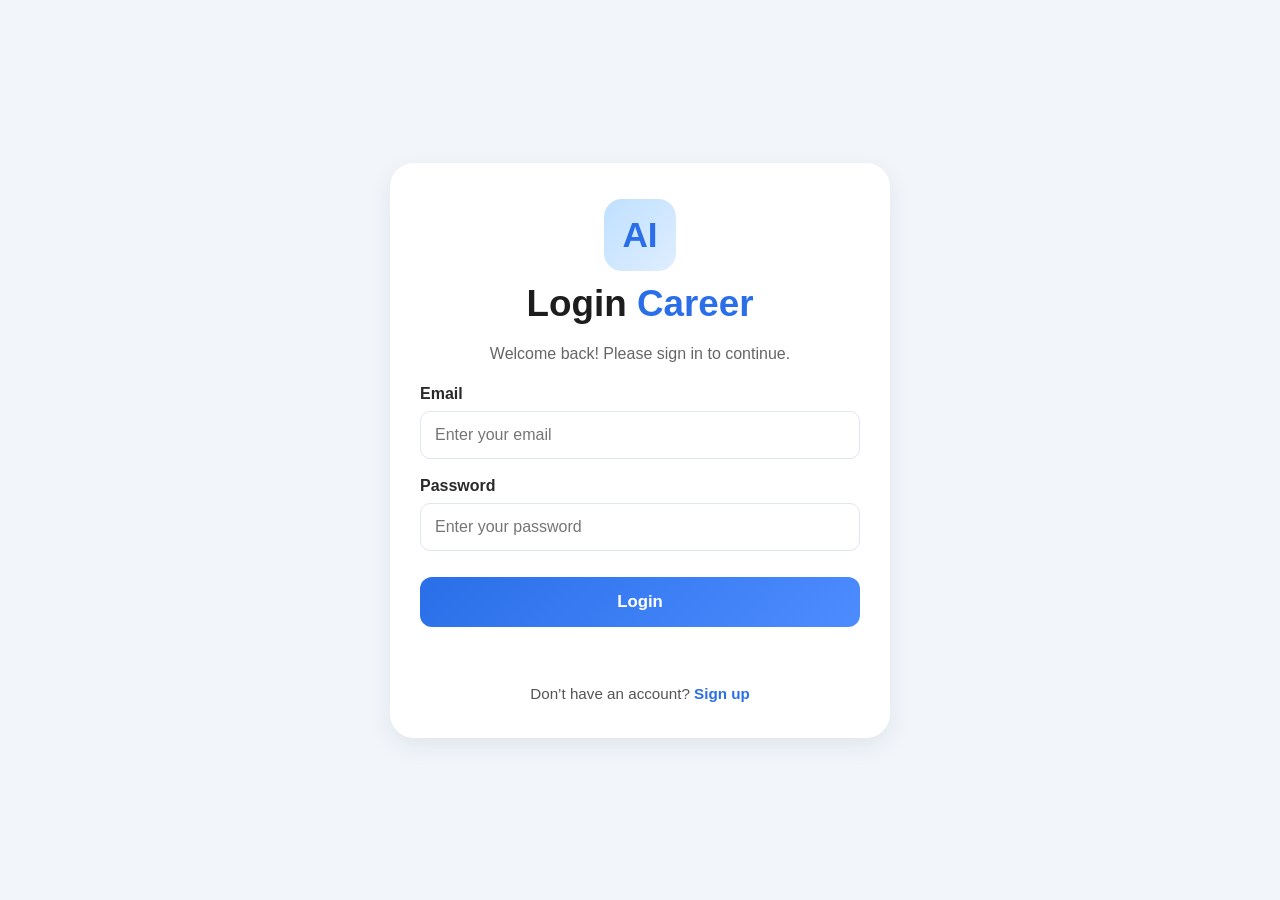
<file: frontend/html/index.html>
<!DOCTYPE html>
<html lang="en">
<head>
  <meta charset="UTF-8" />
  <meta name="viewport" content="width=device-width, initial-scale=1.0" />
  <title>Upload Resume</title>
  <link rel="stylesheet" href="../css/index.css" />
</head>
<body>
  <div class="page">
    <div class="upload-box">
      <div class="topbar">
        <div class="brand">AI <span>Career</span></div>
        <nav class="nav">
          <a href="dashboard.html">Dashboard</a>
          <a href="job-match.html">Job Match</a>
          <a href="ask-cv.html">Ask my CV</a>
          <button class="logout">Logout</button>
        </nav>
      </div>

      <h1 class="upload-title">Upload Resume</h1>
      <p class="subtitle">Select a PDF resume up to 5 MB for analysis.</p>

      <form id="resumeForm">
        <div class="form-row">
          <label for="resumeFile">PDF File:</label>
          <div class="input-file">
            <input type="file" id="resumeFile" accept=".pdf,application/pdf" />
          </div>
        </div>

        <div class="btn-row">
          <button type="submit" class="btn-upload">Upload</button>
        </div>
      </form>

      <div id="message" class="message"></div>
      <section id="analysisResult" class="analysis-result" hidden aria-live="polite">
        <h2>Resume analysis</h2>
        <dl id="analysisDetails"></dl>
      </section>
    </div>
  </div>

  <script src="../js/api.js"></script>
  <script src="../js/index.js"></script>
</body>
</html>
</file>
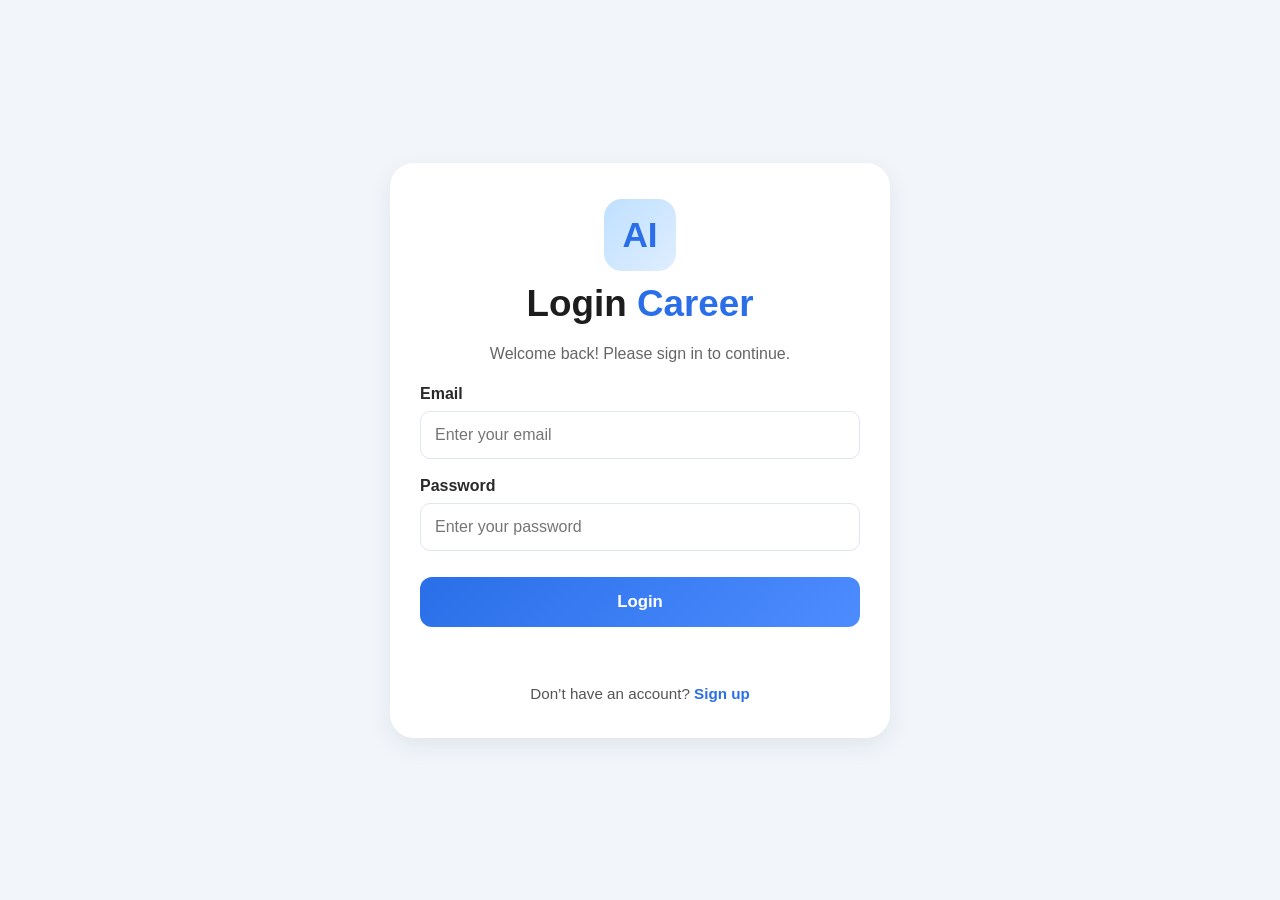
<file: frontend/html/ask-cv.html>
<!DOCTYPE html>
<html lang="en">
<head>
  <meta charset="UTF-8" />
  <meta name="viewport" content="width=device-width, initial-scale=1.0" />
  <title>Ask my CV</title>
  <link rel="stylesheet" href="../css/dashboard.css" />
</head>
<body>
  <div class="page">
    <header class="topbar">
      <div class="brand">AI <span class="accent">Career</span></div>
      <nav class="nav">
        <a href="dashboard.html">Dashboard</a>
        <a href="index.html">Upload</a>
        <a href="job-match.html">Job Match</a>
        <a href="ask-cv.html">Ask my CV</a>
        <button class="logout">Logout</button>
      </nav>
    </header>

    <main class="content-section tool-page">
      <p class="eyebrow">Resume assistant</p>
      <h1>Ask my CV</h1>
      <p class="page-intro">Ask a question and get an answer based only on your selected resume.</p>
      <form id="questionForm" class="tool-form">
        <label for="resumeChoice">Resume</label>
        <select id="resumeChoice" required>
          <option value="">Loading resumes...</option>
        </select>
        <label for="question">Question</label>
        <input id="question" minlength="3" maxlength="1000" placeholder="What experience do I have with project management?" required />
        <button class="btn primary" type="submit">Ask question</button>
      </form>
      <p id="questionMessage" class="notice" role="status" aria-live="polite"></p>
      <section id="answerPanel" class="chat-panel" hidden aria-live="polite">
        <div class="chat-message user-message"><strong>Your question</strong><p id="askedQuestion"></p></div>
        <div class="chat-message answer-message"><strong>Resume assistant</strong><p id="answer"></p></div>
        <div id="sourcesPanel" hidden>
          <h3>Sources from your resume</h3>
          <ul id="sources"></ul>
        </div>
      </section>
    </main>
  </div>
  <script src="../js/api.js"></script>
  <script src="../js/ask-cv.js"></script>
</body>
</html>
</file>
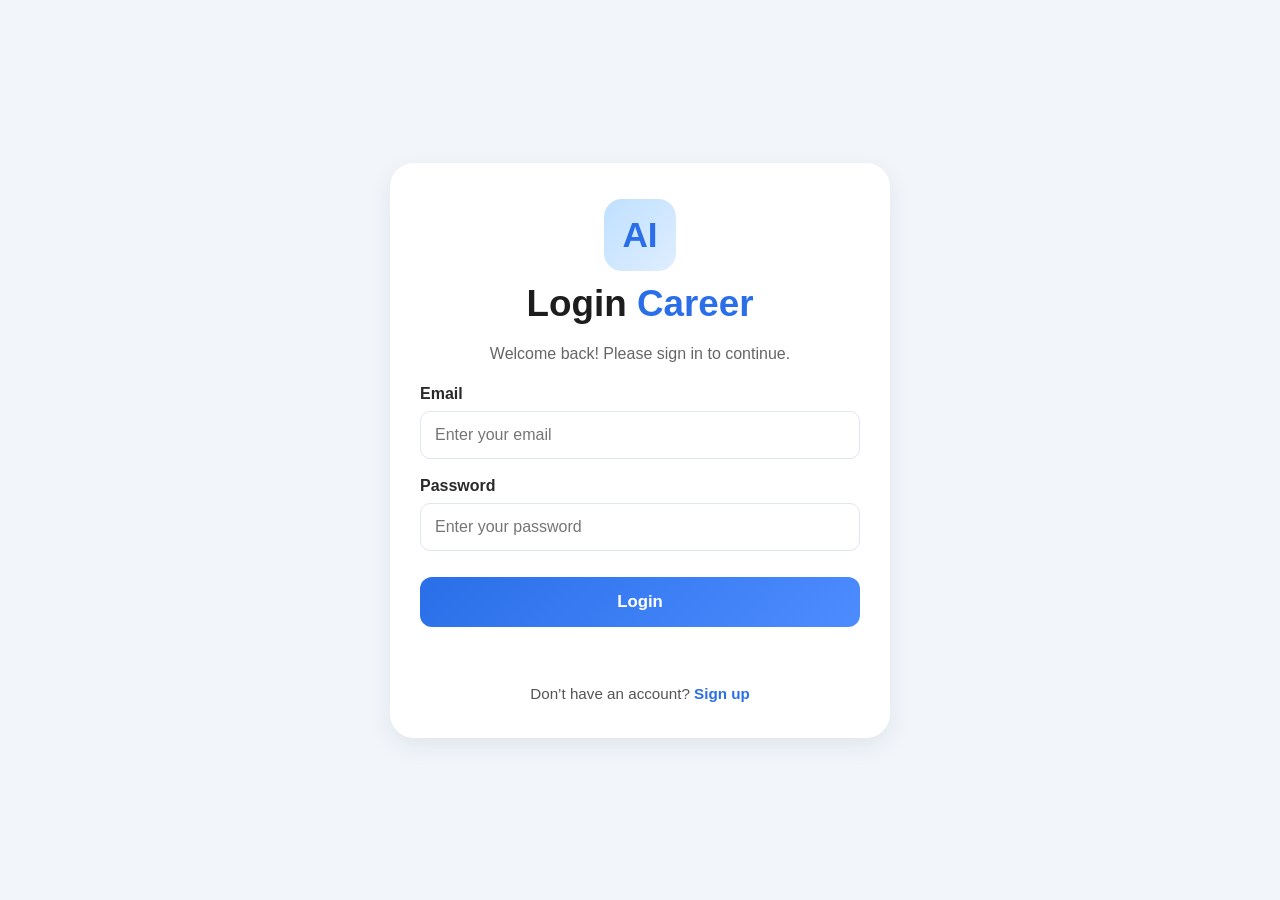
<file: frontend/html/dashboard.html>
<!DOCTYPE html>
<html lang="en">
<head>
  <meta charset="UTF-8" />
  <meta name="viewport" content="width=device-width, initial-scale=1.0" />
  <title>Career Dashboard</title>
  <link rel="stylesheet" href="../css/dashboard.css" />
</head>
<body>
  <div class="page">
    <header class="topbar">
      <div class="brand">AI <span class="accent">Career</span></div>
      <nav class="nav">
        <a href="dashboard.html">Dashboard</a>
        <a href="index.html">Upload</a>
        <a href="job-match.html">Job Match</a>
        <a href="ask-cv.html">Ask my CV</a>
        <button class="logout">Logout</button>
      </nav>
    </header>

    <section class="hero">
      <div>
        <h1>Build your <span class="blue">future</span> with AI guidance.</h1>
        <p>
          Analyze CVs, match job opportunities, and discover the right next career move with smart recommendations.
        </p>
        <div class="welcome-box">
          <strong>Welcome:</strong> <span id="userEmail">User</span>
        </div>
        <div class="hero-actions">
          <button class="btn primary">Upload Resume</button>
        </div>
      </div>

      <div class="stats-box">
        <div class="mini-chart" aria-label="Performance chart">
          <div class="bar"></div>
          <div class="bar"></div>
          <div class="bar"></div>
          <div class="bar"></div>
          <div class="bar"></div>
        </div>
      </div>
    </section>

    <section class="cards">
      <article class="card">
        <h3>Job Recommendations</h3>
        <p class="metric" id="careerMatches">No recommendations stored</p>
        <div class="small" id="careerMatchesNote">Career advice is not available from the backend yet.</div>
      </article>

      <article class="card">
        <h3>Resume Score</h3>
        <p class="metric" id="resumeScore">0/100</p>
        <div class="small">Based on resume completeness</div>
      </article>

      <article class="card">
        <h3>AI Insights</h3>
        <ul class="feature-list" id="insightList">
          <li>No insights available yet</li>
        </ul>
      </article>

      <article class="card">
        <h3>Total Resumes</h3>
        <p class="metric" id="totalResumes">0</p>
        <div class="small">Uploaded and analyzed CVs</div>
      </article>
    </section>

    <section class="content-section" aria-labelledby="resumeHeading">
      <div class="section-heading">
        <div>
          <p class="eyebrow">Your library</p>
          <h2 id="resumeHeading">Resumes</h2>
        </div>
        <a class="btn secondary" href="index.html">Upload a resume</a>
      </div>
      <p id="dashboardMessage" class="notice" role="status" aria-live="polite"></p>
      <div id="resumeList" class="resume-list"></div>
      <div id="emptyResumes" class="empty-state" hidden>
        <h3>No resumes yet</h3>
        <p>Upload your first one to start analysing your career profile.</p>
        <a class="btn primary" href="index.html">Upload your first resume</a>
      </div>
    </section>

    <section class="content-section" aria-labelledby="analysisHeading">
      <div class="section-heading">
        <div>
          <p class="eyebrow">Latest insight</p>
          <h2 id="analysisHeading">Resume analysis</h2>
        </div>
      </div>
      <div id="analysisNotice" class="notice" role="status" aria-live="polite"></div>
      <div id="analysisPanel" class="analysis-panel" hidden>
        <h3 id="analysisName"></h3>
        <div class="analysis-grid">
          <div><strong>Skills</strong><div id="analysisSkills" class="chip-list"></div></div>
          <div><strong>Education</strong><div id="analysisEducation"></div></div>
          <div><strong>Experience</strong><div id="analysisExperience"></div></div>
          <div class="analysis-summary"><strong>Summary</strong><p id="analysisSummary"></p></div>
        </div>
      </div>
    </section>
  </div>

  <script src="../js/api.js"></script>
  <script src="../js/dashboard.js"></script>
</body>
</html>
</file>
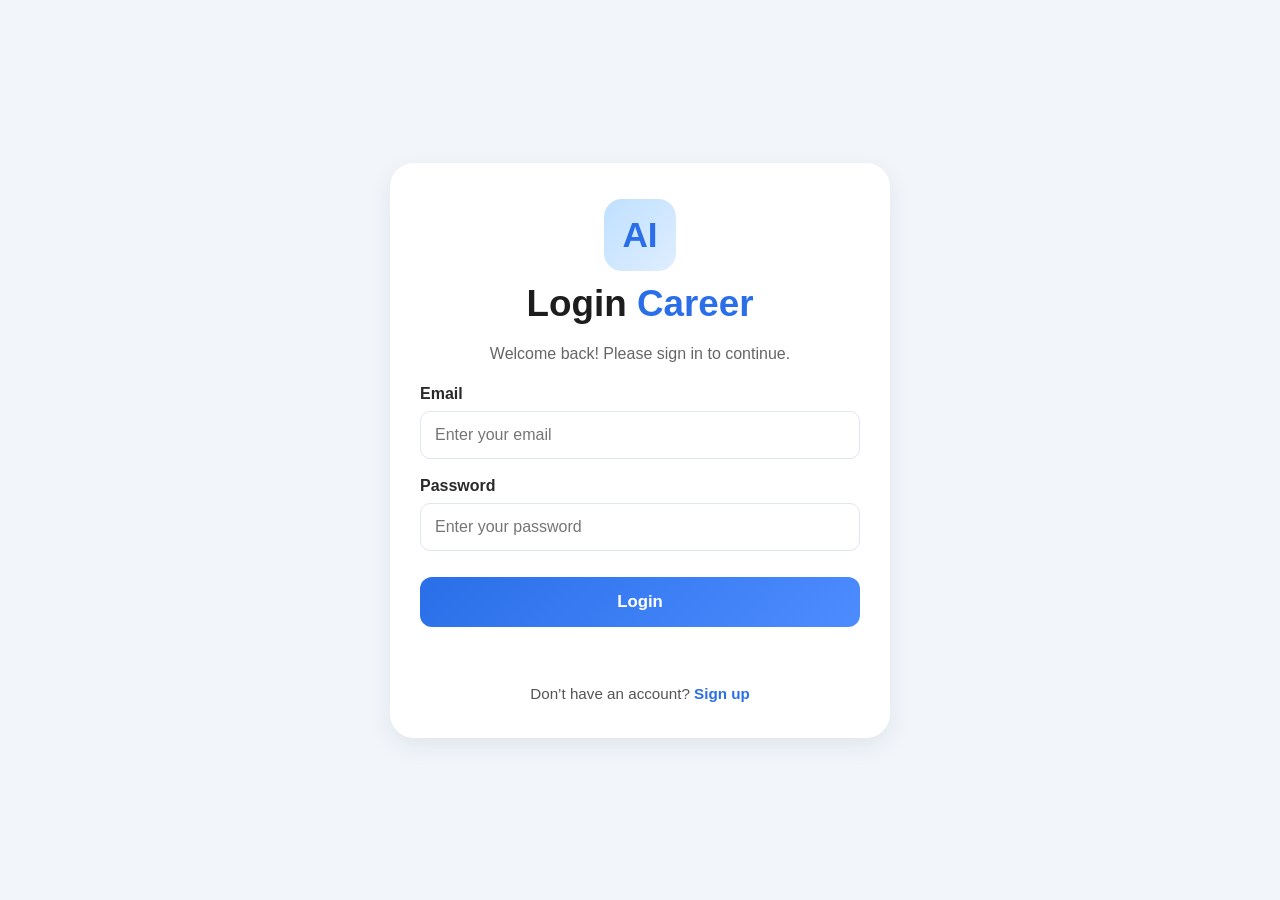
<file: frontend/html/job-match.html>
<!DOCTYPE html>
<html lang="en">
<head>
  <meta charset="UTF-8" />
  <meta name="viewport" content="width=device-width, initial-scale=1.0" />
  <title>Job Match</title>
  <link rel="stylesheet" href="../css/dashboard.css" />
</head>
<body>
  <div class="page">
    <header class="topbar">
      <div class="brand">AI <span class="accent">Career</span></div>
      <nav class="nav">
        <a href="dashboard.html">Dashboard</a>
        <a href="index.html">Upload</a>
        <a href="job-match.html">Job Match</a>
        <a href="ask-cv.html">Ask my CV</a>
        <button class="logout">Logout</button>
      </nav>
    </header>

    <main class="content-section tool-page">
      <p class="eyebrow">Career fit</p>
      <h1>Match your resume to a job</h1>
      <p class="page-intro">Compare one of your uploaded resumes with a job description.</p>
      <form id="matchForm" class="tool-form">
        <label for="resumeChoice">Resume</label>
        <select id="resumeChoice" required>
          <option value="">Loading resumes...</option>
        </select>
        <label for="jobDescription">Job description</label>
        <textarea id="jobDescription" rows="10" minlength="50" maxlength="12000" placeholder="Paste at least 50 characters from the job description here." required></textarea>
        <button class="btn primary" type="submit">Compare resume</button>
      </form>
      <p id="matchMessage" class="notice" role="status" aria-live="polite"></p>
      <section id="matchResult" class="result-panel" hidden aria-live="polite">
        <div class="result-heading">
          <h2>Match result</h2>
          <strong id="matchScore"></strong>
        </div>
        <div class="score-bar" aria-label="Match score"><span id="scoreBar"></span></div>
        <p><strong>Recommendation:</strong> <span id="recommendation"></span></p>
        <div class="result-columns">
          <div><h3>Strengths</h3><ul id="strengths"></ul></div>
          <div><h3>Skill gaps</h3><ul id="skillGaps"></ul></div>
        </div>
        <h3>Explanation</h3>
        <p id="explanation"></p>
      </section>
    </main>
  </div>
  <script src="../js/api.js"></script>
  <script src="../js/job-match.js"></script>
</body>
</html>
</file>
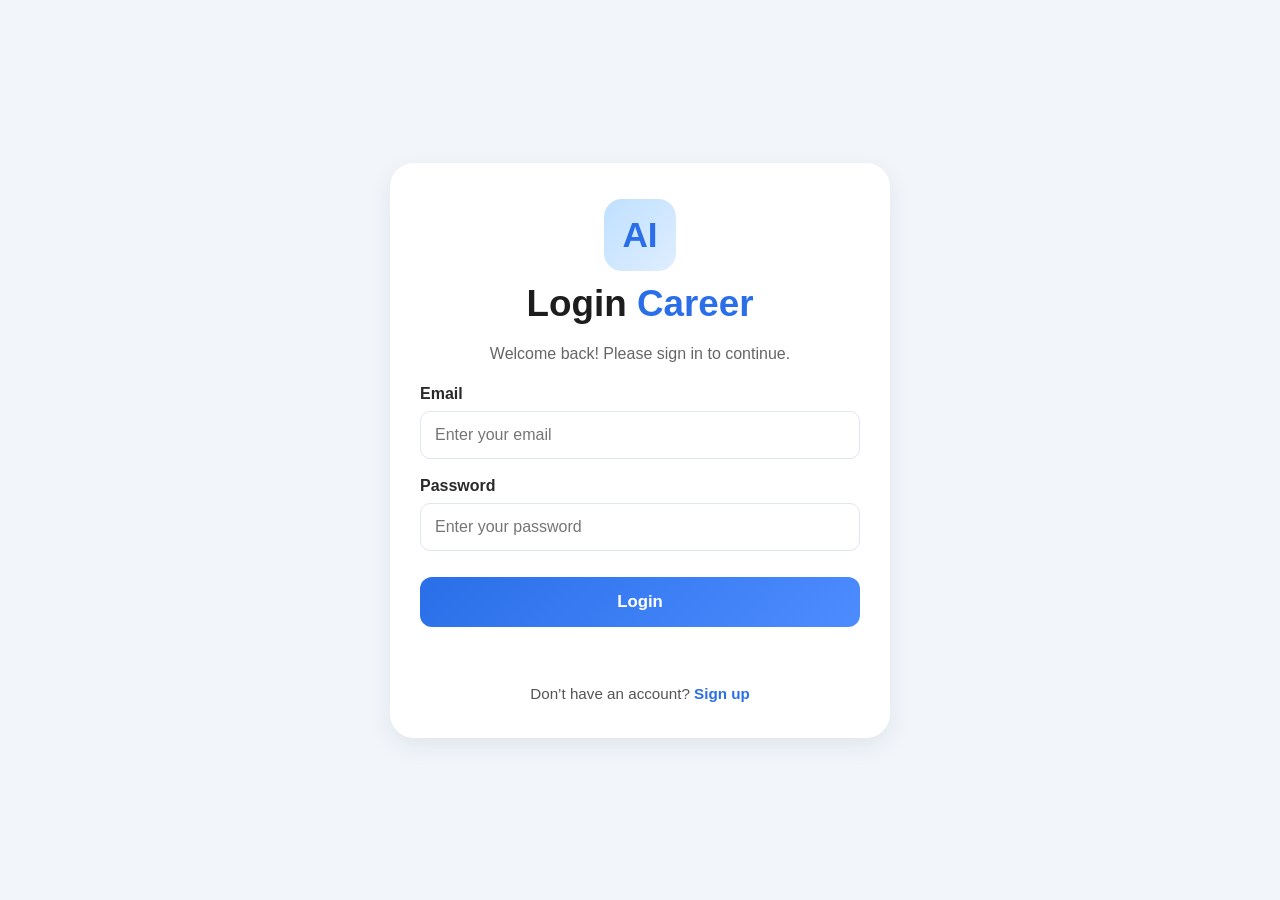
<file: frontend/html/login.html>
<!DOCTYPE html>
<html lang="en">
<head>
  <meta charset="UTF-8" />
  <meta name="viewport" content="width=device-width, initial-scale=1.0" />
  <title>Login</title>
  <link rel="stylesheet" href="../css/login.css" />
</head>
<body>
  <div class="page">
    <div class="login-box">
      <div class="logo">
        <div class="logo-icon">AI</div>
        <h2>Login <span>Career</span></h2>
      </div>

      <p class="subtitle">Welcome back! Please sign in to continue.</p>

      <form id="loginForm">
        <div class="form-group">
          <label for="email">Email</label>
          <input type="email" id="email" name="email" placeholder="Enter your email" required />
        </div>

        <div class="form-group">
          <label for="password">Password</label>
          <input type="password" id="password" name="password" placeholder="Enter your password" required />
        </div>

        <button type="submit" class="btn-login">Login</button>
      </form>
      <p id="message" class="form-message" role="status" aria-live="polite"></p>

      <div class="form-link">
        Don’t have an account? <a href="register.html">Sign up</a>
      </div>
    </div>
  </div>

  <script src="../js/api.js"></script>
  <script src="../js/login.js"></script>
</body>
</html>
</file>
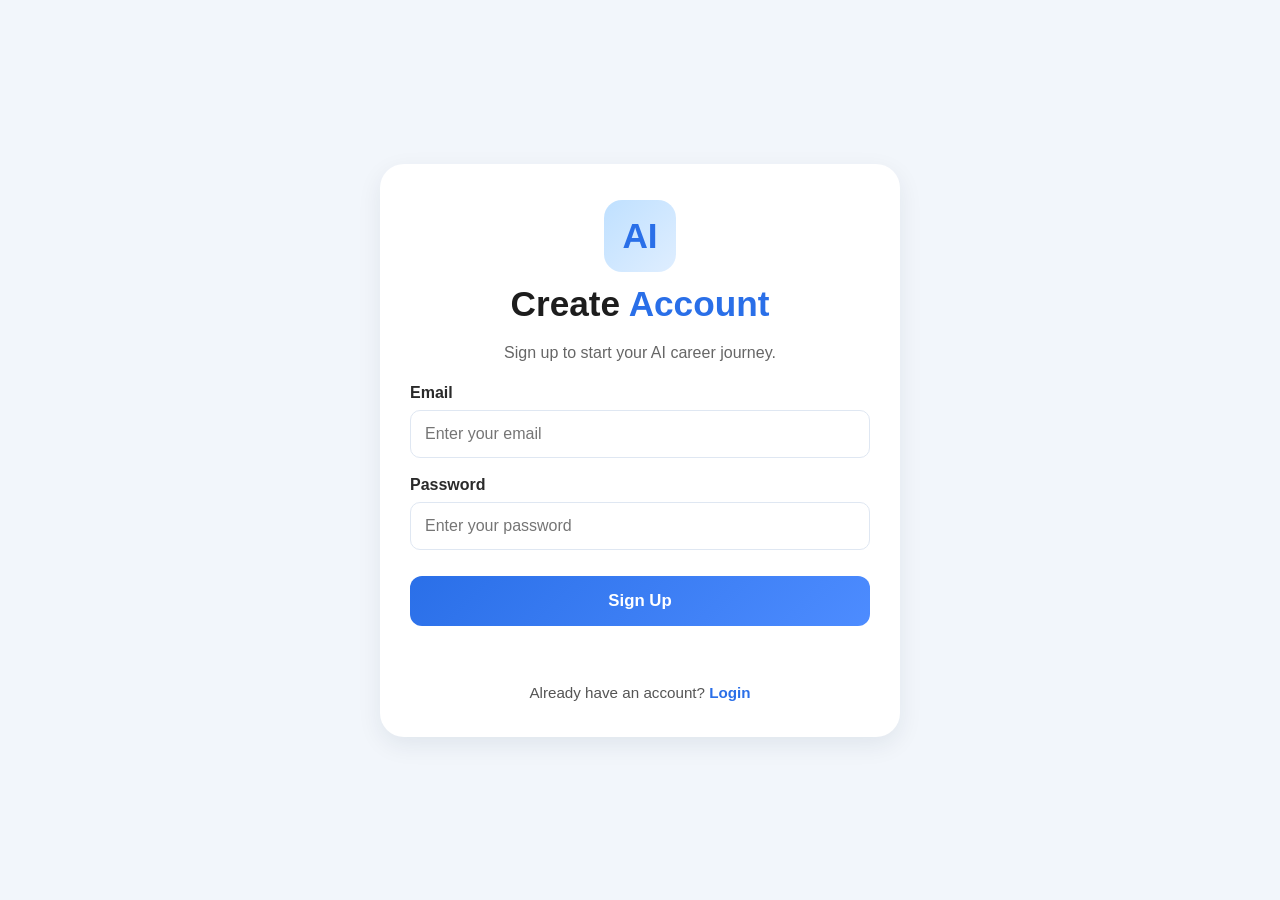
<file: frontend/html/register.html>
<!DOCTYPE html>
<html lang="en">
<head>
  <meta charset="UTF-8" />
  <meta name="viewport" content="width=device-width, initial-scale=1.0" />
  <title>Register</title>
  <link rel="stylesheet" href="../css/register.css" />
</head>
<body>
  <div class="page">
    <div class="register-box">
      <div class="logo">
        <div class="logo-icon">AI</div>
        <h2>Create <span>Account</span></h2>
      </div>

      <p class="subtitle">Sign up to start your AI career journey.</p>

      <form id="registerForm">
        <div class="form-group">
          <label for="email">Email</label>
          <input type="email" id="email" name="email" placeholder="Enter your email" required />
        </div>

        <div class="form-group">
          <label for="password">Password</label>
          <input type="password" id="password" name="password" placeholder="Enter your password" required />
        </div>

        <button type="submit" class="btn-register">Sign Up</button>
      </form>
      <p id="message" class="form-message" role="status" aria-live="polite"></p>

      <div class="form-link">
        Already have an account? <a href="login.html">Login</a>
      </div>
    </div>
  </div>

  <script src="../js/api.js"></script>
  <script src="../js/register.js"></script>
</body>
</html>
</file>
<file: frontend/css/index.css>
* {
  box-sizing: border-box;
}

body {
  margin: 0;
  font-family: Arial, Helvetica, sans-serif;
  background: #f4f7fb;
  color: #1d1d1d;
}

.page {
  min-height: 100vh;
  display: flex;
  align-items: center;
  justify-content: center;
  padding: 24px;
}

.upload-box {
  width: 100%;
  max-width: 760px;
  background: #fff;
  border-radius: 24px;
  box-shadow: 0 10px 28px rgba(22, 34, 67, 0.08);
  padding: 30px 28px;
}

.topbar {
  display: flex;
  align-items: center;
  justify-content: space-between;
  margin-bottom: 26px;
}

.nav {
  display: flex;
  align-items: center;
  justify-content: flex-end;
  gap: 14px;
  flex-wrap: wrap;
}

.nav a {
  color: #333;
  font-weight: 600;
  text-decoration: none;
}

.brand {
  font-size: 2rem;
  font-weight: 700;
}

.brand span {
  color: #2d75df;
}

.logout {
  border: none;
  background: #eaf3ff;
  color: #235ecf;
  border-radius: 12px;
  padding: 10px 18px;
  font-weight: 700;
  cursor: pointer;
}

.upload-title {
  font-size: 2.1rem;
  margin: 0 0 12px;
  font-weight: 700;
}

.subtitle {
  margin: 0 0 26px;
  color: #666;
  font-size: 1rem;
}

.form-row {
  display: flex;
  gap: 18px;
  align-items: center;
  margin-bottom: 20px;
  flex-wrap: wrap;
}

label {
  min-width: 110px;
  font-weight: 700;
  color: #222;
}

.input-file {
  flex: 1;
  min-width: 260px;
}

input[type="file"] {
  width: 100%;
  border: 1px solid #dfe7f1;
  border-radius: 10px;
  padding: 12px 14px;
  background: #fafcff;
}

.btn-upload {
  background: linear-gradient(135deg, #2d75df, #4f8ef7);
  color: white;
  border: none;
  padding: 14px 20px;
  border-radius: 12px;
  font-size: 1rem;
  font-weight: 700;
  cursor: pointer;
}

.btn-row {
  display: flex;
  justify-content: flex-end;
  margin-top: 14px;
}

.message {
  margin-top: 16px;
  min-height: 24px;
  color: #1e7d4b;
  font-weight: 600;
}

.error {
  color: #c63d3d;
}

.analysis-result {
  margin-top: 24px;
  border-top: 1px solid #dfe7f1;
  padding-top: 18px;
}

.analysis-result h2 {
  margin: 0 0 14px;
  font-size: 1.25rem;
}

.analysis-result dl {
  display: grid;
  grid-template-columns: minmax(120px, 0.35fr) 1fr;
  gap: 10px 16px;
  margin: 0;
}

.analysis-result dt {
  font-weight: 700;
}

.analysis-result dd {
  margin: 0;
  overflow-wrap: anywhere;
}

@media (max-width: 600px) {
  .topbar {
    flex-direction: column;
    align-items: flex-start;
    gap: 12px;
  }

  .nav {
    justify-content: flex-start;
  }

  .form-row {
    flex-direction: column;
    align-items: flex-start;
  }

  label {
    min-width: auto;
  }
}
</file>
<file: frontend/css/dashboard.css>
* {
  box-sizing: border-box;
}

body {
  margin: 0;
  font-family: Arial, Helvetica, sans-serif;
  background: #f3f3f3;
  color: #1f1f1f;
}

.page {
  max-width: 1200px;
  margin: 30px auto;
  padding: 0 20px;
}

.topbar {
  display: flex;
  justify-content: space-between;
  align-items: center;
  margin-bottom: 28px;
}

.brand {
  font-size: 2.1rem;
  font-weight: 700;
  letter-spacing: 0.5px;
}

.brand .accent {
  color: #2b76d8;
}

.nav {
  display: flex;
  gap: 20px;
  align-items: center;
  font-size: 1.1rem;
}

.nav a {
  text-decoration: none;
  color: #333;
  font-weight: 600;
}

.nav .logout {
  background: #0d6efd;
  color: white;
  border: none;
  border-radius: 10px;
  padding: 10px 18px;
  font-weight: 700;
  cursor: pointer;
}

.hero {
  display: grid;
  grid-template-columns: 1.2fr 0.8fr;
  gap: 28px;
  align-items: center;
  margin-bottom: 30px;
  background: #ffffff;
  border-radius: 22px;
  padding: 30px 28px;
  box-shadow: 0 2px 10px rgba(0,0,0,0.05);
}

.hero h1 {
  font-size: 3rem;
  margin: 0 0 16px;
  line-height: 1.15;
  font-weight: 800;
}

.hero h1 .blue {
  color: #2f6fe5;
}

.hero p {
  margin: 0 0 18px;
  font-size: 1.1rem;
  color: #666;
  line-height: 1.7;
}

.hero-actions {
  display: flex;
  gap: 14px;
  flex-wrap: wrap;
}

.btn {
  border: none;
  border-radius: 12px;
  padding: 13px 22px;
  font-size: 1rem;
  font-weight: 700;
  cursor: pointer;
}

.btn.primary {
  background: #2b76d8;
  color: white;
}

.btn.secondary {
  background: #eaf3ff;
  color: #2a5ca8;
}

.stats-box {
  display: flex;
  justify-content: center;
  align-items: center;
  min-height: 250px;
  background: linear-gradient(135deg, #f9fbff, #eef4ff);
  border-radius: 18px;
  border: 1px solid #dfeaff;
}

.mini-chart {
  width: 260px;
  height: 180px;
  position: relative;
  display: flex;
  align-items: end;
  justify-content: center;
  gap: 14px;
  padding-top: 28px;
}

.bar {
  width: 22px;
  border-radius: 10px 10px 0 0;
  background: linear-gradient(180deg, #7bb3ff, #2d6ce6);
  opacity: 0.9;
}

.bar:nth-child(1) { height: 36%; background: linear-gradient(180deg, #9cc7ff, #4e90ff); }
.bar:nth-child(2) { height: 62%; background: linear-gradient(180deg, #f7c9c9, #ff7c7c); }
.bar:nth-child(3) { height: 52%; background: linear-gradient(180deg, #b9f0d7, #55c18a); }
.bar:nth-child(4) { height: 85%; background: linear-gradient(180deg, #9ad8ff, #2c8df8); }
.bar:nth-child(5) { height: 70%; background: linear-gradient(180deg, #f6d5a6, #f7b954); }

.cards {
  display: grid;
  grid-template-columns: repeat(3, minmax(0, 1fr));
  gap: 24px;
  margin-top: 8px;
}

.card {
  background: white;
  border-radius: 20px;
  padding: 24px;
  box-shadow: 0 2px 12px rgba(0,0,0,0.04);
  border: 1px solid #eef2f8;
}

.card h3 {
  margin: 0 0 12px;
  font-size: 1.1rem;
}

.metric {
  font-size: 2.6rem;
  font-weight: 800;
  margin: 0;
}

.small {
  color: #666;
  font-size: 0.95rem;
}

.progress {
  margin-top: 18px;
  width: 100%;
  height: 12px;
  background: #eef3fb;
  border-radius: 999px;
  overflow: hidden;
}

.progress > span {
  display: block;
  height: 100%;
  border-radius: 999px;
  background: linear-gradient(90deg, #2b76d8, #7db3ff);
}

.feature-list {
  list-style: none;
  padding: 0;
  margin: 18px 0 0;
  display: grid;
  gap: 10px;
  color: #444;
  font-size: 0.98rem;
}

.feature-list li::before {
  content: "✓";
  color: #2b76d8;
  margin-right: 8px;
  font-weight: bold;
}

.match-section {
  margin-top: 24px;
  padding: 24px;
  background: #fff;
  border: 1px solid #e2e8f0;
  border-radius: 6px;
}

.match-section h2 {
  margin: 0 0 20px;
}

.match-section form {
  display: grid;
  gap: 12px;
  max-width: 760px;
}

.match-section textarea,
.match-section select {
  width: 100%;
  padding: 12px;
  border: 1px solid #cbd5e1;
  border-radius: 6px;
  font: inherit;
}

.match-section textarea {
  resize: vertical;
}

#matchResult {
  margin-top: 20px;
  white-space: pre-wrap;
}

@media (max-width: 900px) {
  .hero {
    grid-template-columns: 1fr;
  }

  .cards {
    grid-template-columns: 1fr;
  }
}

.content-section {
  margin-top: 24px;
  padding: 24px;
  background: #fff;
  border: 1px solid #e2e8f0;
  border-radius: 6px;
}

.section-heading,
.result-heading {
  display: flex;
  align-items: center;
  justify-content: space-between;
  gap: 16px;
}

.section-heading h2,
.tool-page h1 {
  margin: 0;
}

.eyebrow {
  margin: 0 0 6px;
  color: #2b76d8;
  font-size: 0.78rem;
  font-weight: 800;
  letter-spacing: 0.08em;
  text-transform: uppercase;
}

.notice {
  min-height: 24px;
  color: #526174;
}

.resume-list {
  display: grid;
  gap: 10px;
}

.resume-item {
  display: flex;
  justify-content: space-between;
  gap: 16px;
  padding: 16px;
  border: 1px solid #e2e8f0;
  border-radius: 6px;
}

.resume-item span {
  color: #667085;
  font-size: 0.9rem;
}

.empty-state {
  padding: 26px;
  text-align: center;
  background: #f8fbff;
  border: 1px dashed #b9cbe4;
}

.empty-state h3,
.empty-state p {
  margin-top: 0;
}

.analysis-panel,
.result-panel,
.chat-panel {
  margin-top: 18px;
  padding: 22px;
  background: #f8fbff;
  border: 1px solid #dfeaff;
  border-radius: 6px;
}

.analysis-panel h3 {
  margin-top: 0;
}

.analysis-grid,
.result-columns {
  display: grid;
  grid-template-columns: repeat(2, minmax(0, 1fr));
  gap: 20px;
}

.analysis-grid strong,
.result-panel h3 {
  display: block;
  margin-bottom: 8px;
}

.analysis-summary {
  grid-column: 1 / -1;
}

.analysis-summary p,
.chat-message p {
  margin-bottom: 0;
  white-space: pre-wrap;
}

.chip-list {
  display: flex;
  flex-wrap: wrap;
  gap: 8px;
}

.chip {
  padding: 5px 10px;
  border-radius: 999px;
  background: #eaf3ff;
  color: #235ecf;
  font-size: 0.9rem;
}

.tool-page {
  max-width: 860px;
  margin-left: auto;
  margin-right: auto;
}

.page-intro {
  color: #667085;
}

.tool-form {
  display: grid;
  gap: 12px;
  margin-top: 24px;
}

.tool-form input,
.tool-form select,
.tool-form textarea {
  width: 100%;
  padding: 12px;
  border: 1px solid #cbd5e1;
  border-radius: 6px;
  font: inherit;
}

.tool-form textarea {
  resize: vertical;
}

.score-bar {
  width: 100%;
  height: 14px;
  margin: 14px 0 20px;
  overflow: hidden;
  background: #e8eef7;
  border-radius: 999px;
}

.score-bar span {
  display: block;
  width: 0;
  height: 100%;
  background: linear-gradient(90deg, #2b76d8, #55c18a);
  transition: width 200ms ease;
}

.chat-message {
  padding: 16px;
  border-radius: 6px;
}

.user-message {
  background: #eaf3ff;
}

.answer-message {
  margin-top: 12px;
  background: #fff;
  border: 1px solid #dfeaff;
}

#sourcesPanel {
  margin-top: 20px;
}

#sources {
  padding-left: 20px;
}

@media (max-width: 700px) {
  .nav {
    flex-wrap: wrap;
    justify-content: flex-end;
    gap: 10px;
    font-size: 0.95rem;
  }

  .section-heading,
  .result-heading,
  .resume-item {
    align-items: flex-start;
    flex-direction: column;
  }

  .analysis-grid,
  .result-columns {
    grid-template-columns: 1fr;
  }

  .analysis-summary {
    grid-column: auto;
  }
}
</file>
<file: frontend/css/login.css>
* {
  box-sizing: border-box;
}

body {
  margin: 0;
  font-family: Arial, Helvetica, sans-serif;
  background: #f2f6fb;
  color: #1d1d1d;
}

.page {
  min-height: 100vh;
  display: flex;
  justify-content: center;
  align-items: center;
  padding: 20px;
}

.login-box {
  width: 100%;
  max-width: 500px;
  background: white;
  border-radius: 24px;
  box-shadow: 0 8px 24px rgba(17, 32, 69, 0.08);
  padding: 36px 30px;
}

.logo {
  text-align: center;
  margin-bottom: 20px;
}

.logo-icon {
  width: 72px;
  height: 72px;
  margin: 0 auto 12px;
  border-radius: 18px;
  display: flex;
  align-items: center;
  justify-content: center;
  background: linear-gradient(135deg, #bfe0ff, #dfeeff);
  color: #2a6fe8;
  font-size: 2.2rem;
  font-weight: 700;
}

.logo h2 {
  font-size: 2.3rem;
  margin: 0;
  font-weight: 700;
}

.logo span {
  color: #2a6fe8;
}

.subtitle {
  text-align: center;
  color: #666;
  margin: 10px 0 22px;
  font-size: 1rem;
}

.form-group {
  margin-bottom: 18px;
}

label {
  display: block;
  margin-bottom: 8px;
  font-weight: 600;
  color: #2a2a2a;
}

input {
  width: 100%;
  padding: 14px 14px;
  border: 1px solid #dfe7f2;
  border-radius: 10px;
  font-size: 1rem;
  outline: none;
}

input:focus {
  border-color: #2a6fe8;
  box-shadow: 0 0 0 3px rgba(42, 111, 232, 0.1);
}

.btn-login {
  width: 100%;
  border: none;
  padding: 15px 18px;
  border-radius: 12px;
  background: linear-gradient(135deg, #2a6fe8, #4d8cff);
  color: white;
  font-size: 1.05rem;
  font-weight: 700;
  cursor: pointer;
  margin-top: 8px;
}

.form-link {
  text-align: center;
  margin-top: 18px;
  color: #555;
  font-size: 0.95rem;
}

.form-link a {
  color: #2a6fe8;
  text-decoration: none;
  font-weight: 600;
}

.form-message {
  min-height: 24px;
  color: #9b3d31;
  text-align: center;
}

@media (max-width: 480px) {
  .login-box {
    padding: 24px 18px;
  }

  .logo h2 {
    font-size: 1.8rem;
  }
}
</file>
<file: frontend/css/register.css>
* {
  box-sizing: border-box;
}

body {
  margin: 0;
  font-family: Arial, Helvetica, sans-serif;
  background: #f2f6fb;
  color: #1d1d1d;
}

.page {
  min-height: 100vh;
  display: flex;
  justify-content: center;
  align-items: center;
  padding: 20px;
}

.register-box {
  width: 100%;
  max-width: 520px;
  background: white;
  border-radius: 24px;
  box-shadow: 0 8px 24px rgba(17, 32, 69, 0.08);
  padding: 36px 30px;
}

.logo {
  text-align: center;
  margin-bottom: 20px;
}

.logo-icon {
  width: 72px;
  height: 72px;
  margin: 0 auto 12px;
  border-radius: 18px;
  display: flex;
  align-items: center;
  justify-content: center;
  background: linear-gradient(135deg, #bfe0ff, #dfeeff);
  color: #2a6fe8;
  font-size: 2.2rem;
  font-weight: 700;
}

.logo h2 {
  font-size: 2.2rem;
  margin: 0;
  font-weight: 700;
}

.logo span {
  color: #2a6fe8;
}

.subtitle {
  text-align: center;
  color: #666;
  margin: 10px 0 22px;
  font-size: 1rem;
}

.form-group {
  margin-bottom: 18px;
}

label {
  display: block;
  margin-bottom: 8px;
  font-weight: 600;
  color: #2a2a2a;
}

input {
  width: 100%;
  padding: 14px 14px;
  border: 1px solid #dfe7f2;
  border-radius: 10px;
  font-size: 1rem;
  outline: none;
}

input:focus {
  border-color: #2a6fe8;
  box-shadow: 0 0 0 3px rgba(42, 111, 232, 0.1);
}

.btn-register {
  width: 100%;
  border: none;
  padding: 15px 18px;
  border-radius: 12px;
  background: linear-gradient(135deg, #2a6fe8, #4d8cff);
  color: white;
  font-size: 1.05rem;
  font-weight: 700;
  cursor: pointer;
  margin-top: 8px;
}

.form-link {
  text-align: center;
  margin-top: 18px;
  color: #555;
  font-size: 0.95rem;
}

.form-link a {
  color: #2a6fe8;
  text-decoration: none;
  font-weight: 600;
}

.form-message {
  min-height: 24px;
  color: #9b3d31;
  text-align: center;
}

@media (max-width: 480px) {
  .register-box {
    padding: 24px 18px;
  }

  .logo h2 {
    font-size: 1.8rem;
  }
}
</file>
